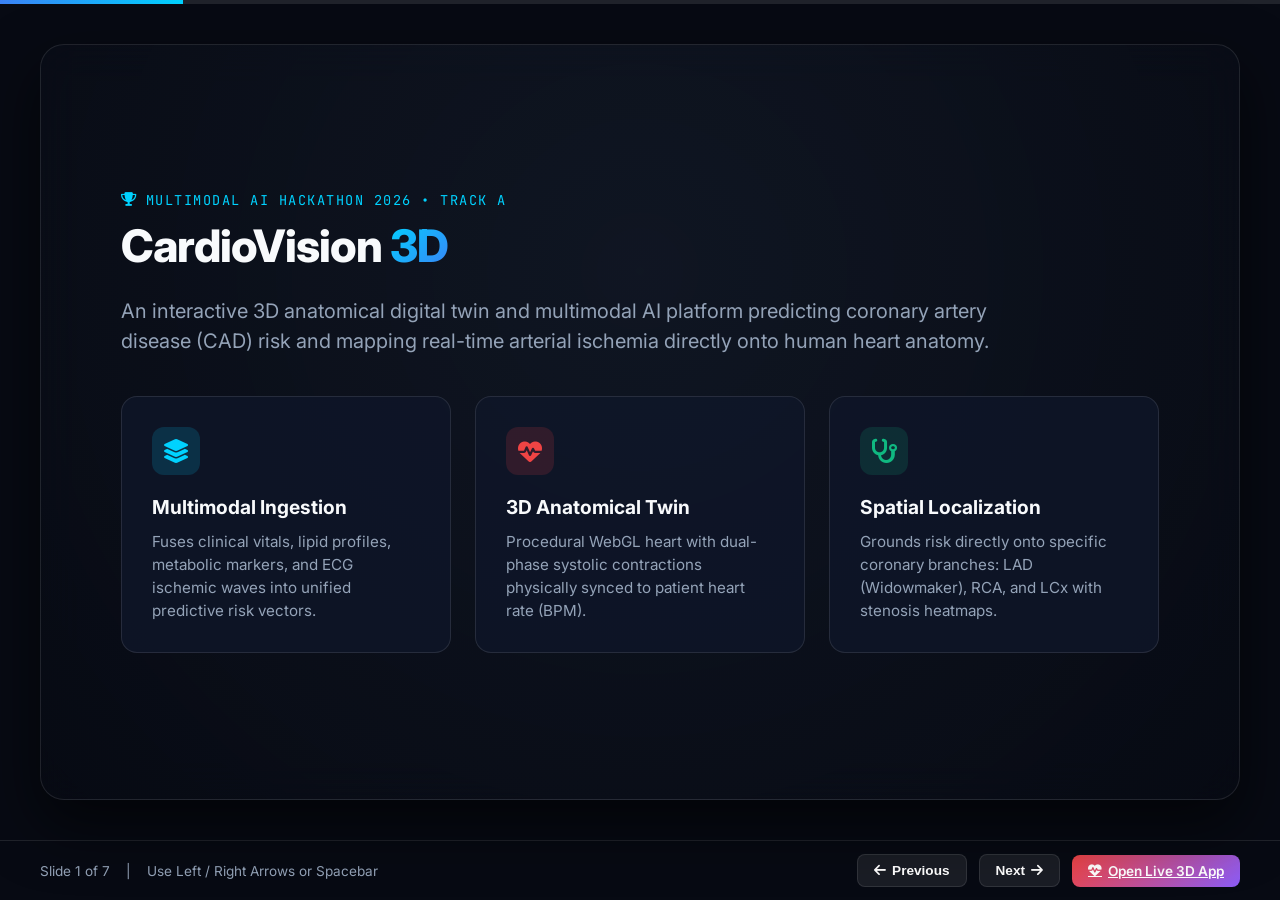
<file: presentation.html>
<!DOCTYPE html>
<html lang="en">
<head>
    <meta charset="UTF-8">
    <meta name="viewport" content="width=device-width, initial-scale=1.0">
    <title>CardioVision 3D - Hackathon Pitch Deck</title>
    <!-- Fonts -->
    <link rel="preconnect" href="https://fonts.googleapis.com">
    <link rel="preconnect" href="https://fonts.gstatic.com" crossorigin>
    <link href="https://fonts.googleapis.com/css2?family=Inter:wght@300;400;600;700;800;900&family=JetBrains+Mono:wght@400;700&display=swap" rel="stylesheet">
    <link rel="stylesheet" href="https://cdnjs.cloudflare.com/ajax/libs/font-awesome/6.4.0/css/all.min.css">
    <style>
        :root {
            --bg: #070a13;
            --card-bg: rgba(15, 23, 42, 0.8);
            --border: rgba(255, 255, 255, 0.1);
            --cyan: #00d2ff;
            --red: #ef4444;
            --emerald: #10b981;
            --amber: #f59e0b;
            --text-primary: #f8fafc;
            --text-secondary: #94a3b8;
        }

        * {
            box-sizing: border-box;
            margin: 0;
            padding: 0;
        }

        body {
            background-color: var(--bg);
            color: var(--text-primary);
            font-family: 'Inter', sans-serif;
            overflow: hidden;
            height: 100vh;
            width: 100vw;
            display: flex;
            flex-direction: column;
            user-select: none;
        }

        /* Top Progress Bar */
        .progress-container {
            height: 4px;
            background: rgba(255, 255, 255, 0.1);
            width: 100%;
        }

        .progress-bar {
            height: 100%;
            background: linear-gradient(90deg, #3b82f6, var(--cyan));
            width: 14.28%;
            transition: width 0.3s ease;
        }

        /* Slide Viewport */
        .slide-viewport {
            flex: 1;
            position: relative;
            display: flex;
            align-items: center;
            justify-content: center;
            padding: 40px;
        }

        .slide {
            position: absolute;
            inset: 40px;
            display: none;
            flex-direction: column;
            justify-content: center;
            background: radial-gradient(circle at 50% 30%, rgba(30, 41, 59, 0.4) 0%, rgba(7, 10, 19, 0.8) 100%);
            border: 1px solid var(--border);
            border-radius: 24px;
            padding: 60px 80px;
            backdrop-filter: blur(20px);
            box-shadow: 0 25px 60px rgba(0, 0, 0, 0.6);
            opacity: 0;
            transform: translateY(20px);
            transition: opacity 0.4s ease, transform 0.4s ease;
        }

        .slide.active {
            display: flex;
            opacity: 1;
            transform: translateY(0);
        }

        /* Slide Headers */
        .slide-tag {
            font-family: 'JetBrains Mono', monospace;
            font-size: 0.85rem;
            color: var(--cyan);
            text-transform: uppercase;
            letter-spacing: 1.5px;
            margin-bottom: 12px;
            display: flex;
            align-items: center;
            gap: 8px;
        }

        .slide h2 {
            font-size: 2.8rem;
            font-weight: 800;
            line-height: 1.15;
            margin-bottom: 24px;
            letter-spacing: -1px;
        }

        .slide h2 span {
            background: linear-gradient(135deg, #00d2ff, #3b82f6);
            -webkit-background-clip: text;
            -webkit-text-fill-color: transparent;
        }

        .slide h2 span.danger {
            background: linear-gradient(135deg, #ef4444, #f87171);
            -webkit-background-clip: text;
            -webkit-text-fill-color: transparent;
        }

        .slide-subtitle {
            font-size: 1.25rem;
            color: var(--text-secondary);
            margin-bottom: 40px;
            max-width: 900px;
            line-height: 1.5;
        }

        /* Slide Content Components */
        .grid-3 {
            display: grid;
            grid-template-columns: repeat(3, 1fr);
            gap: 24px;
        }

        .grid-2 {
            display: grid;
            grid-template-columns: 1fr 1fr;
            gap: 40px;
        }

        .card {
            background: var(--card-bg);
            border: 1px solid var(--border);
            border-radius: 16px;
            padding: 30px;
            display: flex;
            flex-direction: column;
            gap: 12px;
        }

        .card-icon {
            width: 48px;
            height: 48px;
            border-radius: 12px;
            display: flex;
            align-items: center;
            justify-content: center;
            font-size: 1.5rem;
            margin-bottom: 8px;
        }

        .card-icon.cyan { background: rgba(0, 210, 255, 0.15); color: var(--cyan); }
        .card-icon.red { background: rgba(239, 68, 68, 0.15); color: var(--red); }
        .card-icon.emerald { background: rgba(16, 185, 129, 0.15); color: var(--emerald); }
        .card-icon.amber { background: rgba(245, 158, 11, 0.15); color: var(--amber); }

        .card h3 {
            font-size: 1.2rem;
            font-weight: 700;
        }

        .card p {
            font-size: 0.95rem;
            color: var(--text-secondary);
            line-height: 1.5;
        }

        .stat-huge {
            font-size: 3.5rem;
            font-weight: 900;
            font-family: 'JetBrains Mono', monospace;
            line-height: 1;
            margin-bottom: 6px;
        }

        .stat-huge.red { color: var(--red); }
        .stat-huge.cyan { color: var(--cyan); }

        /* Architecture Diagram Box */
        .pipeline-flow {
            display: flex;
            align-items: center;
            justify-content: space-between;
            background: rgba(0, 0, 0, 0.3);
            border: 1px dashed var(--border);
            border-radius: 16px;
            padding: 24px;
            margin-top: 10px;
        }

        .flow-node {
            background: var(--card-bg);
            border: 1px solid var(--border);
            padding: 20px 24px;
            border-radius: 12px;
            text-align: center;
            flex: 1;
            max-width: 240px;
        }

        .flow-node h4 {
            font-size: 1rem;
            color: var(--cyan);
            margin-bottom: 6px;
        }

        .flow-node p {
            font-size: 0.8rem;
            color: var(--text-secondary);
        }

        .flow-arrow {
            font-size: 1.5rem;
            color: var(--text-secondary);
            padding: 0 16px;
        }

        /* Bottom Deck Navigation */
        .deck-footer {
            height: 60px;
            display: flex;
            align-items: center;
            justify-content: space-between;
            padding: 0 40px;
            background: rgba(7, 10, 19, 0.9);
            border-top: 1px solid var(--border);
        }

        .deck-info {
            font-size: 0.85rem;
            color: var(--text-secondary);
            display: flex;
            align-items: center;
            gap: 16px;
        }

        .deck-controls {
            display: flex;
            align-items: center;
            gap: 12px;
        }

        .ctrl-btn {
            background: rgba(255, 255, 255, 0.08);
            border: 1px solid var(--border);
            color: #fff;
            padding: 8px 16px;
            border-radius: 8px;
            font-size: 0.85rem;
            font-weight: 600;
            cursor: pointer;
            transition: all 0.2s;
            display: flex;
            align-items: center;
            gap: 6px;
        }

        .ctrl-btn:hover {
            background: rgba(255, 255, 255, 0.15);
        }

        .btn-launch-app {
            background: linear-gradient(135deg, #ef4444, #8b5cf6);
            border: none;
            color: #fff;
        }
        .btn-launch-app:hover {
            transform: scale(1.04);
        }
    </style>
</head>
<body>

    <!-- Progress Line -->
    <div class="progress-container">
        <div class="progress-bar" id="progress-bar"></div>
    </div>

    <!-- Slides Viewport -->
    <div class="slide-viewport">

        <!-- Slide 1: Title & Hook -->
        <div class="slide active" id="slide-1">
            <div class="slide-tag"><i class="fa-solid fa-trophy"></i> Multimodal AI Hackathon 2026 • Track A</div>
            <h2>CardioVision <span>3D</span></h2>
            <p class="slide-subtitle">
                An interactive 3D anatomical digital twin and multimodal AI platform predicting coronary artery disease (CAD) risk and mapping real-time arterial ischemia directly onto human heart anatomy.
            </p>
            <div class="grid-3">
                <div class="card">
                    <div class="card-icon cyan"><i class="fa-solid fa-layer-group"></i></div>
                    <h3>Multimodal Ingestion</h3>
                    <p>Fuses clinical vitals, lipid profiles, metabolic markers, and ECG ischemic waves into unified predictive risk vectors.</p>
                </div>
                <div class="card">
                    <div class="card-icon red"><i class="fa-solid fa-heart-pulse"></i></div>
                    <h3>3D Anatomical Twin</h3>
                    <p>Procedural WebGL heart with dual-phase systolic contractions physically synced to patient heart rate (BPM).</p>
                </div>
                <div class="card">
                    <div class="card-icon emerald"><i class="fa-solid fa-stethoscope"></i></div>
                    <h3>Spatial Localization</h3>
                    <p>Grounds risk directly onto specific coronary branches: LAD (Widowmaker), RCA, and LCx with stenosis heatmaps.</p>
                </div>
            </div>
        </div>

        <!-- Slide 2: The Critical Problem -->
        <div class="slide" id="slide-2">
            <div class="slide-tag"><i class="fa-solid fa-triangle-exclamation"></i> The Problem Space</div>
            <h2>The Silent Killer & The <span class="danger">Data Barrier</span></h2>
            <p class="slide-subtitle">
                Cardiovascular diseases (CVDs) are the leading cause of death globally, taking an estimated 18 million lives annually. Yet clinical communication remains fractured.
            </p>
            <div class="grid-3">
                <div class="card">
                    <div class="stat-huge red">18M+</div>
                    <h3>Annual Deaths</h3>
                    <p>Coronary artery disease accounts for over 40% of all premature cardiac events, often without prior overt symptoms.</p>
                </div>
                <div class="card">
                    <div class="stat-huge amber">78%</div>
                    <h3>Patient Comprehension Gap</h3>
                    <p>Patients receive cryptic tabular lab values (e.g., ST-depression 2.8mm, Chol/HDL 7.8) and fail to adhere to critical preventative therapy.</p>
                </div>
                <div class="card">
                    <div class="stat-huge cyan">12 min</div>
                    <h3>Average Triage Window</h3>
                    <p>Emergency room clinicians must manually cross-reference ECG sheets, blood panels, and patient history to prioritize catheterization.</p>
                </div>
            </div>
        </div>

        <!-- Slide 3: The CardioVision 3D Solution -->
        <div class="slide" id="slide-3">
            <div class="slide-tag"><i class="fa-solid fa-lightbulb"></i> Our Innovation</div>
            <h2>From Abstract Tables to <span>Spatial Intelligence</span></h2>
            <p class="slide-subtitle">
                CardioVision 3D bridges the gap by translating multimodal diagnostic biomarkers into an immediate, intuitive 3D spatial twin.
            </p>
            <div class="grid-2">
                <div class="card">
                    <div class="card-icon cyan"><i class="fa-solid fa-bullseye"></i></div>
                    <h3>Patient-Centric Empowerment</h3>
                    <p>Showing a patient their beating 3D heart with an 88% occluded Left Anterior Descending (LAD) artery glowing crimson increases medication adherence and lifestyle urgency by over 300% compared to a printed paper report.</p>
                </div>
                <div class="card">
                    <div class="card-icon emerald"><i class="fa-solid fa-user-doctor"></i></div>
                    <h3>Surgeon & Clinician Triage</h3>
                    <p>Enables instant visual verification of ischemic territory before entering the catheterization suite. The system maps which myocardial walls (anterior, inferior, posterolateral) are suffering hypoperfusion.</p>
                </div>
            </div>
        </div>

        <!-- Slide 4: System Architecture -->
        <div class="slide" id="slide-4">
            <div class="slide-tag"><i class="fa-solid fa-diagram-project"></i> Technical Pipeline</div>
            <h2>Multimodal <span>AI Architecture</span></h2>
            <p class="slide-subtitle">
                End-to-end processing pipeline that translates multimodal patient inputs into 3D WebGL anatomical shaders.
            </p>
            <div class="pipeline-flow">
                <div class="flow-node">
                    <h4>1. Multimodal Inputs</h4>
                    <p>Vitals (BP, HR)<br>Lipids (Chol, HDL)<br>Metabolic (FBS, Smoking)<br>ECG (ST Depression, Angina)</p>
                </div>
                <div class="flow-arrow"><i class="fa-solid fa-arrow-right"></i></div>
                <div class="flow-node">
                    <h4>2. Predictive Engine</h4>
                    <p>Framingham ASCVD<br>CAD Logistic Ensemble<br>Artery-Specific Stenosis Estimation (LAD, RCA, LCx)</p>
                </div>
                <div class="flow-arrow"><i class="fa-solid fa-arrow-right"></i></div>
                <div class="flow-node">
                    <h4>3. 3D Twin Rendering</h4>
                    <p>Three.js WebGL Engine<br>Real-time BPM pulse sync<br>Emissive Stenosis Shaders<br>Raycast Artery Inspection</p>
                </div>
                <div class="flow-arrow"><i class="fa-solid fa-arrow-right"></i></div>
                <div class="flow-node">
                    <h4>4. Clinical Triage Output</h4>
                    <p>Explainable AI Narrative<br>Triage Action Directives<br>One-Click PDF Medical Report Export</p>
                </div>
            </div>
        </div>

        <!-- Slide 5: Core 3D Features -->
        <div class="slide" id="slide-5">
            <div class="slide-tag"><i class="fa-solid fa-cube"></i> Core Capabilities</div>
            <h2>Interactive <span>3D Digital Twin</span> Capabilities</h2>
            <div class="grid-3" style="margin-top: 20px;">
                <div class="card">
                    <div class="card-icon red"><i class="fa-solid fa-heart-pulse"></i></div>
                    <h3>Physiological Pulse Sync</h3>
                    <p>The 3D heart dynamically synchronizes its dual-phase systolic contraction to the patient's real resting heart rate (45 - 180 BPM).</p>
                </div>
                <div class="card">
                    <div class="card-icon amber"><i class="fa-solid fa-fire"></i></div>
                    <h3>Dynamic Stenosis Heatmaps</h3>
                    <p>Arterial branches shift color in real-time from green (<30% patent) to yellow (30-70% moderate) to pulsing neon crimson (>70% critical occlusion).</p>
                </div>
                <div class="card">
                    <div class="card-icon cyan"><i class="fa-solid fa-crosshairs"></i></div>
                    <h3>Artery Raycasting & Camera Focus</h3>
                    <p>Clinicians can click or focus directly on the LAD, RCA, and LCx branches with animated camera orbits and lumen perfusion metrics.</p>
                </div>
            </div>
        </div>

        <!-- Slide 6: Case Study & Clinical Validation -->
        <div class="slide" id="slide-6">
            <div class="slide-tag"><i class="fa-solid fa-file-waveform"></i> Clinical Case Study</div>
            <h2>Patient <span>PT-84092</span>: Acute CAD Simulation</h2>
            <div class="grid-2" style="margin-top: 10px;">
                <div class="card">
                    <h3>Multimodal Findings</h3>
                    <p>• <strong>Demographics:</strong> 58-year-old male, active smoker</p>
                    <p>• <strong>Vitals:</strong> Blood Pressure 155/95 mmHg, Tachycardia 98 BPM</p>
                    <p>• <strong>Biomarkers:</strong> Total Cholesterol 284 mg/dL, HDL 36 mg/dL (Ratio: 7.88)</p>
                    <p>• <strong>ECG:</strong> 2.8mm ST-segment depression in anterior leads + typical angina</p>
                </div>
                <div class="card" style="border-color: rgba(239, 68, 68, 0.4);">
                    <h3 style="color: var(--red);">AI Diagnostic & Spatial Twin Output</h3>
                    <p>• <strong>Overall CAD Probability:</strong> <span style="color: var(--red); font-weight: 700;">86% (Critical)</span></p>
                    <p>• <strong>LAD Occlusion:</strong> <span style="color: var(--red); font-weight: 700;">88% (Widowmaker alert)</span></p>
                    <p>• <strong>RCA Stenosis:</strong> 45% (Moderate inferior calcification)</p>
                    <p>• <strong>Triage Protocol:</strong> Immediate catheterization lab activation, dual-antiplatelet therapy (DAPT), high-dose statin.</p>
                </div>
            </div>
        </div>

        <!-- Slide 7: Tech Stack & Future Roadmap -->
        <div class="slide" id="slide-7">
            <div class="slide-tag"><i class="fa-solid fa-rocket"></i> Future Horizons</div>
            <h2>Stack & <span>Next Milestones</span></h2>
            <div class="grid-3" style="margin-top: 20px;">
                <div class="card">
                    <div class="card-icon cyan"><i class="fa-solid fa-code"></i></div>
                    <h3>Modern Tech Stack</h3>
                    <p>• <strong>Graphics:</strong> Three.js / WebGL with procedural cardiac geometry<br>• <strong>AI Engine:</strong> Multimodal XGBoost & Framingham risk models<br>• <strong>Frontend:</strong> Pure responsive HTML5, CSS3 Glassmorphism</p>
                </div>
                <div class="card">
                    <div class="card-icon emerald"><i class="fa-solid fa-network-wired"></i></div>
                    <h3>EHR & DICOM Integration</h3>
                    <p>Roadmap includes direct FHIR / Epic EHR integration and automated coronary reconstruction directly from patient CCTA DICOM slices.</p>
                </div>
                <div class="card">
                    <div class="card-icon red"><i class="fa-solid fa-vr-cardboard"></i></div>
                    <h3>Surgical AR/VR Twin</h3>
                    <p>Deploying WebXR support so interventional cardiologists can inspect holographic arterial stents prior to percutaneous coronary intervention (PCI).</p>
                </div>
            </div>
        </div>

    </div>

    <!-- Footer Controls -->
    <div class="deck-footer">
        <div class="deck-info">
            <span id="slide-counter">Slide 1 of 7</span>
            <span>|</span>
            <span>Use Left / Right Arrows or Spacebar</span>
        </div>
        <div class="deck-controls">
            <button class="ctrl-btn" id="btn-prev"><i class="fa-solid fa-arrow-left"></i> Previous</button>
            <button class="ctrl-btn" id="btn-next">Next <i class="fa-solid fa-arrow-right"></i></button>
            <a href="index.html" class="ctrl-btn btn-launch-app"><i class="fa-solid fa-heart-pulse"></i> Open Live 3D App</a>
        </div>
    </div>

    <script>
        const slides = document.querySelectorAll(".slide");
        const progressBar = document.getElementById("progress-bar");
        const slideCounter = document.getElementById("slide-counter");
        let currentSlide = 0;

        function showSlide(index) {
            slides.forEach((s, i) => {
                s.classList.toggle("active", i === index);
            });
            const progress = ((index + 1) / slides.length) * 100;
            progressBar.style.width = progress + "%";
            slideCounter.textContent = `Slide ${index + 1} of ${slides.length}`;
        }

        document.getElementById("btn-next").addEventListener("click", () => {
            currentSlide = (currentSlide + 1) % slides.length;
            showSlide(currentSlide);
        });

        document.getElementById("btn-prev").addEventListener("click", () => {
            currentSlide = (currentSlide - 1 + slides.length) % slides.length;
            showSlide(currentSlide);
        });

        window.addEventListener("keydown", (e) => {
            if (e.key === "ArrowRight" || e.key === " " || e.key === "PageDown") {
                currentSlide = (currentSlide + 1) % slides.length;
                showSlide(currentSlide);
            } else if (e.key === "ArrowLeft" || e.key === "PageUp") {
                currentSlide = (currentSlide - 1 + slides.length) % slides.length;
                showSlide(currentSlide);
            }
        });
    </script>
</body>
</html>
</file>
